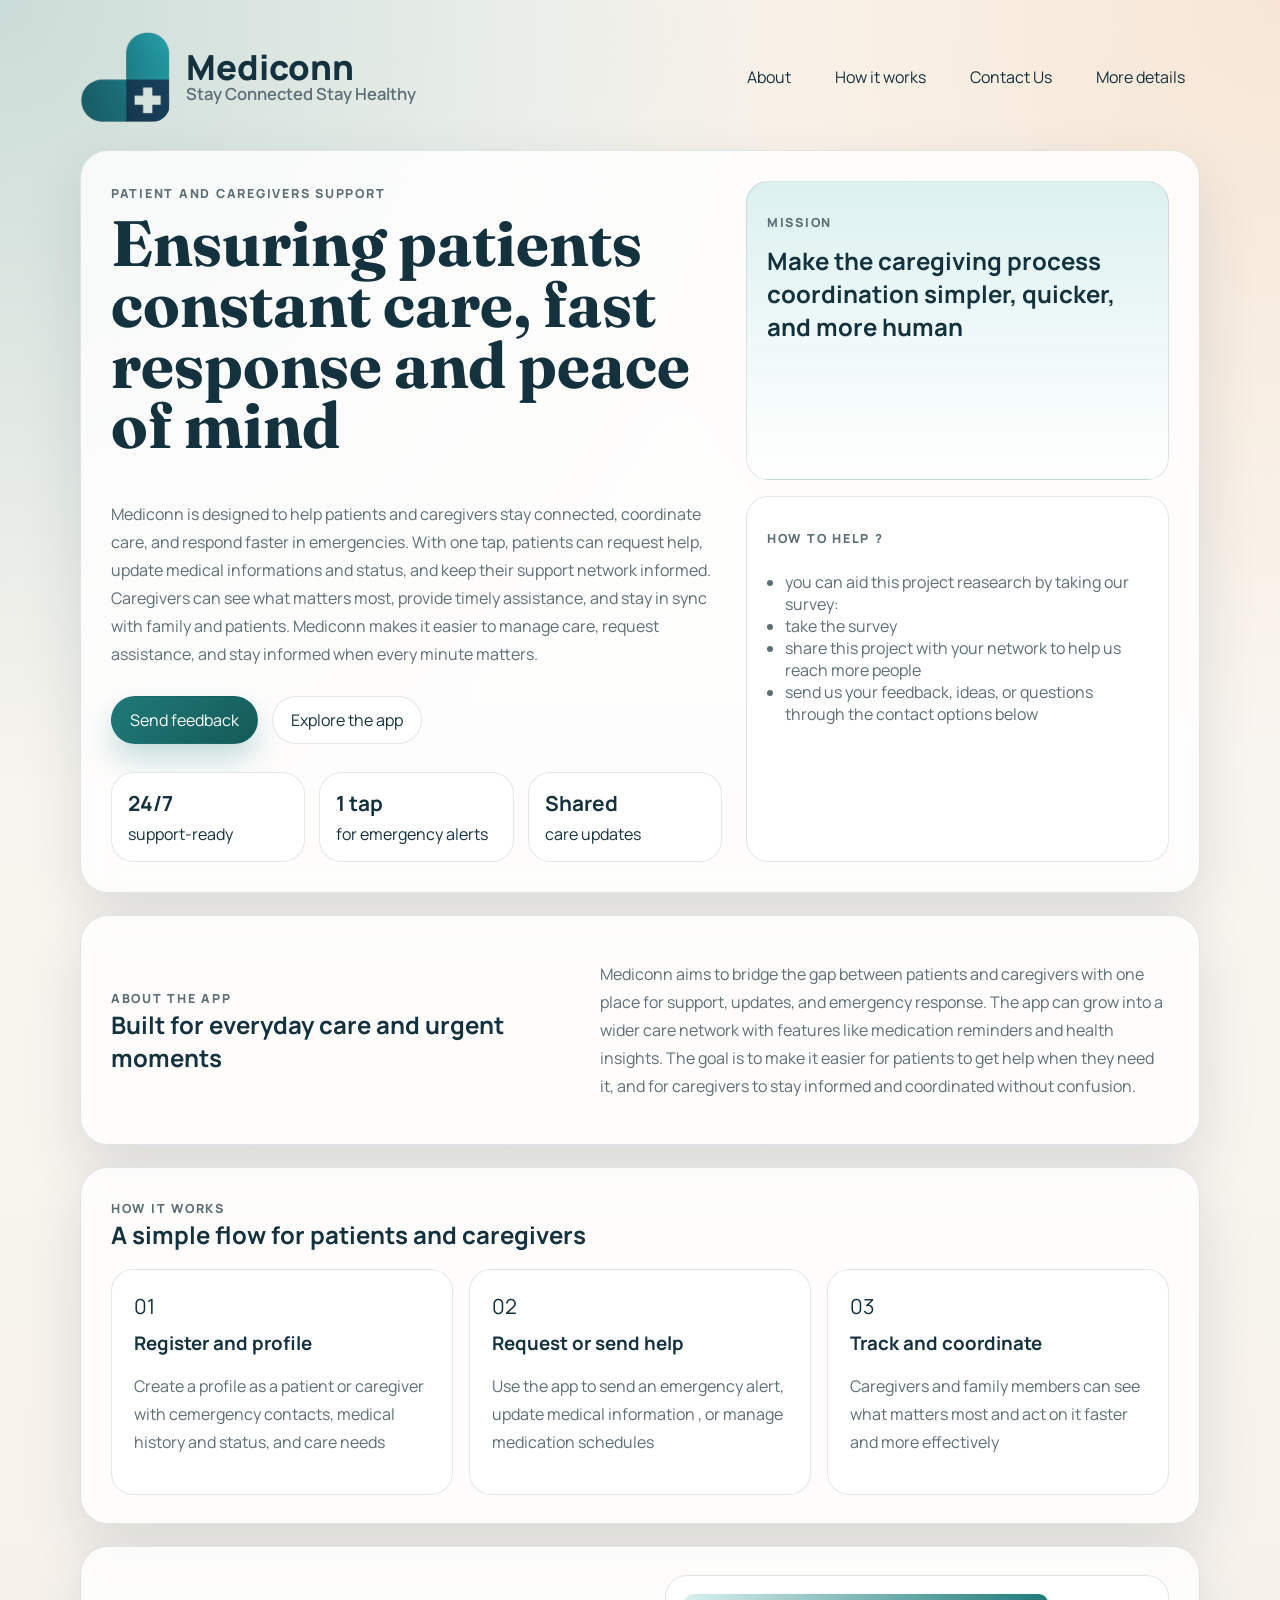
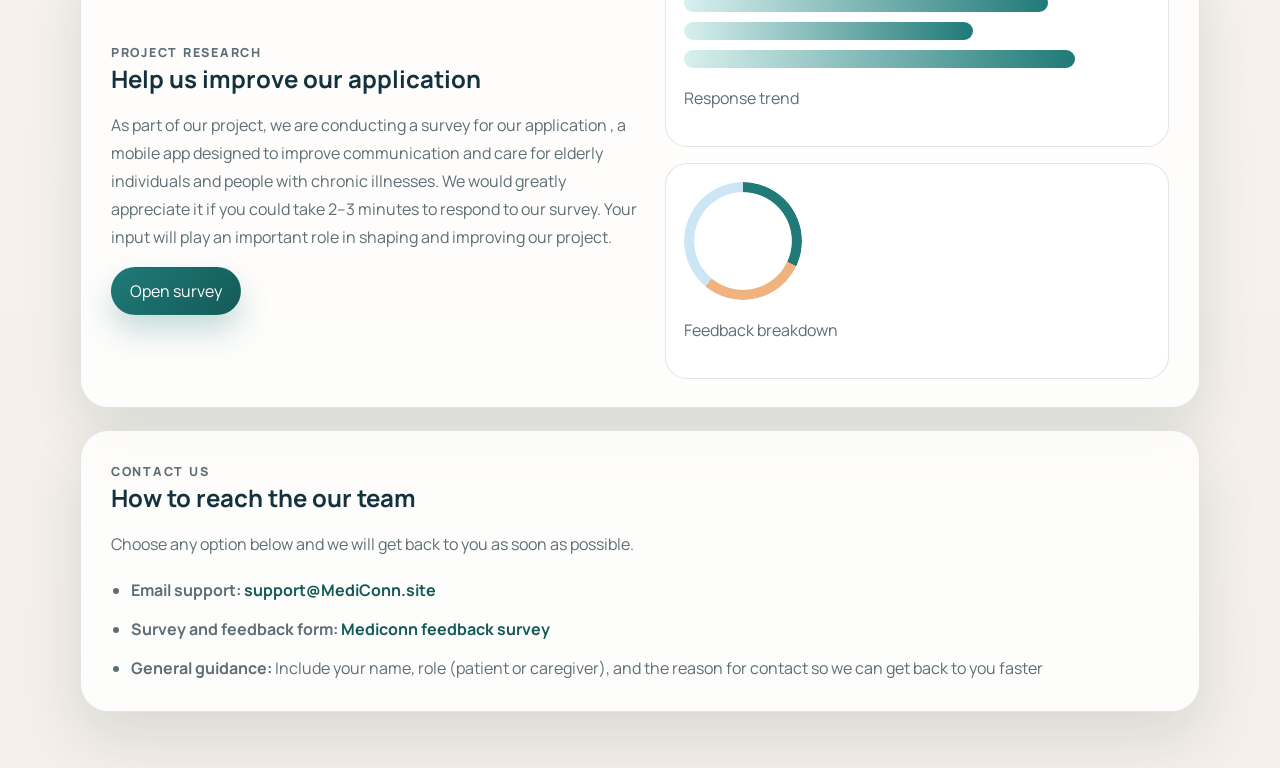
<file: index.html>
<!DOCTYPE html>
<html lang="en">
<head>
  <meta charset="UTF-8" />
  <meta name="viewport" content="width=device-width, initial-scale=1.0" />
  <meta name="description" content="Mediconn connects patients and caregivers for emergency response, daily support, and safer communication." />
  <title> Mediconn </title>
  <link rel="preconnect" href="https://fonts.googleapis.com">
  <link rel="preconnect" href="https://fonts.gstatic.com" crossorigin>
  <link href="https://fonts.googleapis.com/css2?family=Manrope:wght@400;500;600;700;800&family=Fraunces:opsz,wght@9..144,600;9..144,700&display=swap" rel="stylesheet">
  <link rel="stylesheet" href="styles.css" />
</head>
<body>
  <div class="page-shell">
    <header class="site-header">
      <a class="brand" href="index.html" aria-label="Mediconn home">
        <img class="brand-logo" src="logo1.png" alt="Mediconn logo" />
        <span>
          <strong> Mediconn </strong>
          <small> Stay Connected Stay Healthy </small>
        </span>
      </a>

      <nav class="site-nav" aria-label="Primary">
        <a href="#about"> About </a>
        <a href="#how-it-works"> How it works </a>
        <a href="#contact"> Contact Us </a>
        <a href="about.html"> More details </a>
      </nav>
    </header>

    <main>
      <section class="hero card-grid">
        <div class="hero-copy">
          <span class="eyebrow">Patient and caregivers support</span>
          <h1> Ensuring patients constant care, fast response and peace of mind </h1>
          <p>
          </br>
            Mediconn is designed to help patients and caregivers stay connected, coordinate care, and respond faster in emergencies. 
            With one tap, patients can request help, update medical informations and status, and keep their support network informed.
            Caregivers can see what matters most, provide timely assistance, and stay in sync with family and patients. 
            Mediconn makes it easier to manage care, request assistance, and stay informed when every minute matters.
          </p>

          <div class="hero-actions">
            <a class="btn btn-primary" href="#contact">Send feedback</a>
            <a class="btn btn-secondary" href="about.html">Explore the app</a>
          </div>

          <div class="quick-stats" aria-label="Key benefits">
            <div>
              <strong>24/7</strong>
              <span>support-ready</span>
            </div>
            <div>
              <strong>1 tap</strong>
              <span>for emergency alerts</span>
            </div>
            <div>
              <strong>Shared</strong>
              <span>care updates</span>
            </div>
          </div>
        </div>

        <aside class="hero-panel">
          <div class="panel-card accent">
            <p class="panel-label">Mission</p>
            <h2> Make the caregiving process coordination simpler, quicker, and more human </h2>
          </div>
          <div class="panel-card">
            <p class="panel-label"> how to help ?</p>
            <ul class="feature-list">
              <li> you can aid this project reasearch by taking our survey: </li>
              <li><a href="https://forms.office.com/r/YPzCrwXftZ" target="_blank" rel="noreferrer"> take the survey </a></li>
              <li> share this project with your network to help us reach more people </li>
              <li> send us your feedback, ideas, or questions through the contact options below </li>
            </ul>
          </div>
        </aside>
      </section>

      <section id="about" class="content-section split-section">
        <div>
          <span class="section-kicker">About the app</span>
          <h2>Built for everyday care and urgent moments</h2>
        </div>
        <p>
          Mediconn aims to bridge the gap between patients and caregivers with one place for support,
          updates, and emergency response. The app can grow into a wider care network with features like medication reminders and health insights. 
          The goal is to make it easier for patients to get help when they need it, and for caregivers to stay informed and coordinated without confusion. 
        </p>
      </section>

      <section id="how-it-works" class="content-section">
        <div class="section-heading">
          <span class="section-kicker">How it works</span>
          <h2>A simple flow for patients and caregivers</h2>
        </div>

        <div class="steps-grid">
          <article class="step-card">
            <span class="step-number">01</span>
            <h3>Register and profile</h3>
            <p>Create a profile as a patient or caregiver with cemergency contacts, medical history and status, and care needs</p>
          </article>
          <article class="step-card">
            <span class="step-number">02</span>
            <h3>Request or send help</h3>
            <p>Use the app to send an emergency alert, update medical information , or manage medication schedules</p>
          </article>
          <article class="step-card">
            <span class="step-number">03</span>
            <h3>Track and coordinate</h3>
            <p>Caregivers and family members can see what matters most and act on it faster and more effectively</p>
          </article>
        </div>
      </section>

      <section class="content-section split-section survey-section">
        <div>
          <span class="section-kicker"> Project Research </span>
          <h2> Help us improve our application </h2>
          <p>
            As part of our project, we are conducting a survey for our application , a mobile app designed to improve communication and care for elderly individuals and people with chronic illnesses.
            We would greatly appreciate it if you could take 2–3 minutes to respond to our survey. Your input will play an important role in shaping and improving our project.   
          </p>
          <a class="btn btn-primary" href="https://forms.office.com/r/YPzCrwXftZ" target="_blank" rel="noreferrer">Open survey</a>
        </div>

        <div class="graph-stack" aria-label="Graph placeholders">
          <div class="graph-card">
            <div class="graph-bar bar-a"></div>
            <div class="graph-bar bar-b"></div>
            <div class="graph-bar bar-c"></div>
            <p>Response trend</p>
          </div>
          <div class="graph-card">
            <div class="donut"></div>
            <p>Feedback breakdown</p>
          </div>
        </div>
      </section>

      <section id="contact" class="content-section contact-section">
        <div class="section-heading">
          <span class="section-kicker">Contact us</span>
          <h2> How to reach the our team </h2>
          <p class="form-note"> Choose any option below and we will get back to you as soon as possible. </p>
        </div>

        <ul class="reach-list" aria-label="Ways to reach the Mediconn team">
          <li>
            <strong>Email support:</strong>
            <a href="mailto:support@mediconn.site"> support@MediConn.site </a>
          </li>
          <li>
            <strong> Survey and feedback form: </strong>
            <a href="https://forms.office.com/r/qCdupmfSLq" target="_blank" rel="noreferrer">  Mediconn feedback survey </a>
          </li>
          <li>
            <strong> General guidance: </strong>
            Include your name, role (patient or caregiver), and the reason for contact so we can get back to you faster
          </li>
        </ul>
      </section>
    </main>
  </div>

</body>
</html>
</file>
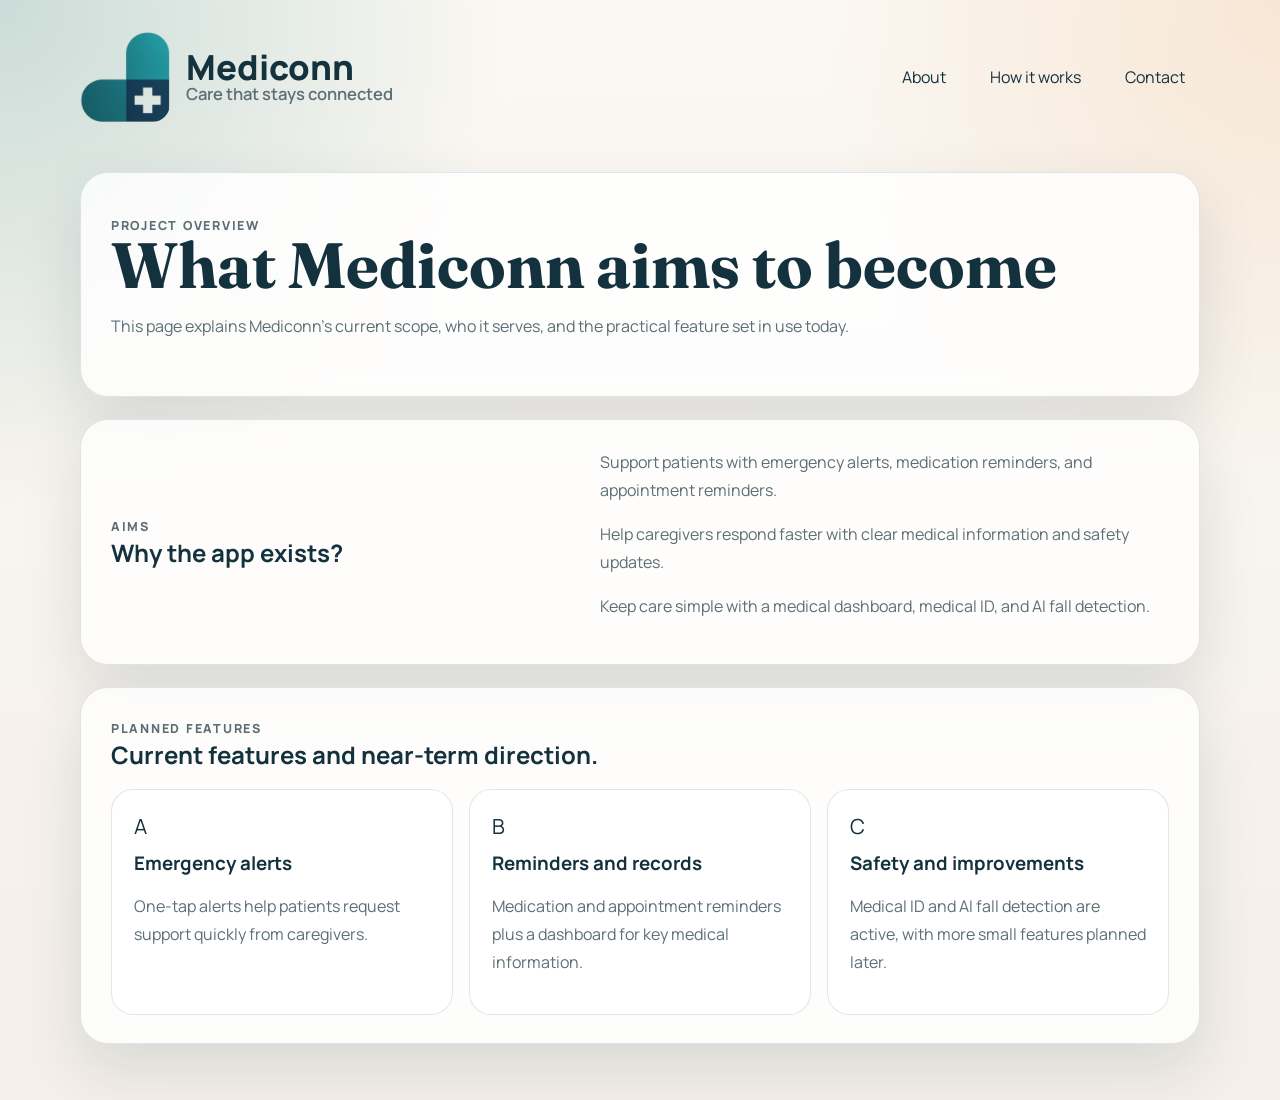
<file: about.html>
<!DOCTYPE html>
<html lang="en">
<head>
  <meta charset="UTF-8" />
  <meta name="viewport" content="width=device-width, initial-scale=1.0" />
  <meta name="description" content="More detail about Mediconn's goals and current features for patients and caregivers." />
  <title>About Mediconn</title>
  <link rel="preconnect" href="https://fonts.googleapis.com">
  <link rel="preconnect" href="https://fonts.gstatic.com" crossorigin>
  <link href="https://fonts.googleapis.com/css2?family=Manrope:wght@400;500;600;700;800&family=Fraunces:opsz,wght@9..144,600;9..144,700&display=swap" rel="stylesheet">
  <link rel="stylesheet" href="styles.css" />
</head>
<body>
  <div class="page-shell">
    <header class="site-header">
      <a class="brand" href="index.html" aria-label="Mediconn home">
        <img class="brand-logo" src="logo1.png" alt="Mediconn logo" />
        <span>
          <strong>Mediconn</strong>
          <small>Care that stays connected</small>
        </span>
      </a>
      <nav class="site-nav" aria-label="Primary">
        <a href="index.html#about"> About</a>
        <a href="index.html#how-it-works"> How it works</a>
        <a href="index.html#contact"> Contact</a>
      </nav>
    </header>

    <main>
      <section class="content-section about-hero">
        <span class="section-kicker">Project overview</span>
        <h1>What Mediconn aims to become</h1>
        <p>
          This page explains Mediconn's current scope, who it serves, and the practical feature set in use today.
        </p>
      </section>

      <section class="content-section split-section">
        <div>
          <span class="section-kicker">Aims</span>
          <h2>Why the app exists?</h2>
        </div>
        <div class="text-stack">
          <p>Support patients with emergency alerts, medication reminders, and appointment reminders.</p>
          <p>Help caregivers respond faster with clear medical information and safety updates.</p>
          <p>Keep care simple with a medical dashboard, medical ID, and AI fall detection.</p>
        </div>
      </section>

      <section class="content-section">
        <div class="section-heading">
          <span class="section-kicker">Planned features</span>
          <h2>Current features and near-term direction.</h2>
        </div>

        <div class="steps-grid">
          <article class="step-card">
            <span class="step-number">A</span>
            <h3>Emergency alerts</h3>
            <p>One-tap alerts help patients request support quickly from caregivers.</p>
          </article>
          <article class="step-card">
            <span class="step-number">B</span>
            <h3>Reminders and records</h3>
            <p>Medication and appointment reminders plus a dashboard for key medical information.</p>
          </article>
          <article class="step-card">
            <span class="step-number">C</span>
            <h3>Safety and improvements</h3>
            <p>Medical ID and AI fall detection are active, with more small features planned later.</p>
          </article>
        </div>
      </section>
    </main>
  </div>
</body>
</html>
</file>
<file: styles.css>
:root {
  --bg: #f4efe8;
  --surface: rgba(255, 255, 255, 0.82);
  --surface-strong: #ffffff;
  --text: #14313e;
  --muted: #5d6e75;
  --accent: #1f7a78;
  --accent-dark: #145a58;
  --accent-soft: #d8f0ee;
  --border: rgba(20, 49, 62, 0.12);
  --shadow: 0 24px 60px rgba(20, 49, 62, 0.12);
}

* {
  box-sizing: border-box;
}

html {
  scroll-behavior: smooth;
}

body {
  margin: 0;
  font-family: "Manrope", sans-serif;
  color: var(--text);
  background:
    radial-gradient(circle at top left, rgba(31, 122, 120, 0.22), transparent 30%),
    radial-gradient(circle at top right, rgba(235, 174, 119, 0.24), transparent 28%),
    linear-gradient(180deg, #fbf8f3 0%, var(--bg) 100%);
}

a {
  color: inherit;
  text-decoration: none;
}

button,
input,
textarea {
  font: inherit;
}

.page-shell {
  width: min(1120px, calc(100% - 32px));
  margin: 0 auto;
  padding: 24px 0 56px;
}

.site-header {
  display: flex;
  justify-content: space-between;
  align-items: center;
  gap: 20px;
  padding: 8px 0 28px;
}

.brand {
  display: inline-flex;
  align-items: center;
  gap: 16px;
}

.brand-logo {
  width: 90px;
  height: auto;
  display: block;
  flex: 0 0 auto;
  border-radius: 18px;
  background: transparent;
  padding: 0;
}

.brand strong,
.brand small {
  display: block;
}

.brand strong {
  font-size: clamp(1.65rem, 2.7vw, 2.25rem);
  line-height: 1;
  font-weight: 800;
}

.brand small {
  font-size: clamp(1rem, 1.3vw, 1.1rem);
  line-height: 1.2;
  font-weight: 600;
}

.brand small,
.section-kicker,
.eyebrow,
.panel-label,
.form-note {
  color: var(--muted);
}

.site-nav {
  display: flex;
  flex-wrap: wrap;
  gap: 14px;
}

.site-nav a {
  padding: 10px 14px;
  border-radius: 999px;
  border: 1px solid transparent;
}

.site-nav a:hover,
.site-nav a:focus-visible {
  background: var(--surface);
  border-color: var(--border);
  outline: none;
}

.card-grid,
.content-section {
  background: var(--surface);
  backdrop-filter: blur(14px);
  border: 1px solid var(--border);
  border-radius: 28px;
  box-shadow: var(--shadow);
}

.hero {
  display: grid;
  grid-template-columns: 1.3fr 0.9fr;
  gap: 24px;
  padding: 30px;
  margin-bottom: 22px;
}

.hero-copy h1,
.about-hero h1 {
  margin: 10px 0 14px;
  font-family: "Fraunces", serif;
  font-size: clamp(2.5rem, 5vw, 5rem);
  line-height: 0.95;
}

.hero-copy p,
.content-section p,
.step-card p {
  color: var(--muted);
  line-height: 1.75;
}

.hero-actions {
  display: flex;
  flex-wrap: wrap;
  gap: 14px;
  margin: 28px 0;
}

.btn {
  display: inline-flex;
  align-items: center;
  justify-content: center;
  min-height: 48px;
  padding: 0 18px;
  border-radius: 999px;
  border: 1px solid transparent;
  transition: transform 160ms ease, box-shadow 160ms ease, background-color 160ms ease;
}

.btn:hover,
.btn:focus-visible {
  transform: translateY(-1px);
  outline: none;
}

.btn-primary {
  background: linear-gradient(135deg, var(--accent), var(--accent-dark));
  color: white;
  box-shadow: 0 16px 30px rgba(31, 122, 120, 0.25);
}

.btn-secondary {
  background: var(--surface-strong);
  border-color: var(--border);
}

.quick-stats {
  display: grid;
  grid-template-columns: repeat(3, minmax(0, 1fr));
  gap: 14px;
}

.quick-stats div,
.panel-card,
.step-card,
.graph-card {
  background: var(--surface-strong);
  border: 1px solid var(--border);
  border-radius: 22px;
}

.quick-stats div {
  padding: 16px;
}

.quick-stats strong,
.step-number {
  display: block;
  font-size: 1.3rem;
  margin-bottom: 6px;
}

.hero-panel {
  display: grid;
  gap: 16px;
}

.panel-card {
  padding: 20px;
}

.panel-card.accent {
  background: linear-gradient(180deg, rgba(216, 240, 238, 0.9), rgba(255, 255, 255, 0.95));
}

.panel-card h2,
.section-heading h2,
.content-section h2,
.about-hero h1 {
  margin: 0;
}

.feature-list {
  margin: 12px 0 0;
  padding-left: 18px;
  color: var(--muted);
}

.content-section {
  padding: 28px 30px;
  margin-top: 22px;
}

.split-section {
  display: grid;
  grid-template-columns: 0.9fr 1.1fr;
  gap: 24px;
  align-items: center;
}

.section-heading {
  max-width: 720px;
  margin-bottom: 18px;
}

.section-kicker,
.eyebrow,
.panel-label {
  display: inline-block;
  text-transform: uppercase;
  letter-spacing: 0.14em;
  font-size: 0.78rem;
  font-weight: 800;
}

.steps-grid {
  display: grid;
  grid-template-columns: repeat(3, minmax(0, 1fr));
  gap: 16px;
}

.step-card {
  padding: 22px;
}

.step-card h3 {
  margin: 10px 0;
}

.survey-section,
.contact-section {
  gap: 24px;
}

.reach-list {
  margin: 0;
  padding-left: 20px;
  color: var(--muted);
  line-height: 1.8;
}

.reach-list li + li {
  margin-top: 10px;
}

.reach-list a {
  color: var(--accent-dark);
  font-weight: 700;
}

.survey-section {
  display: grid;
  grid-template-columns: 1fr 0.95fr;
}

.graph-stack {
  display: grid;
  gap: 16px;
}

.graph-card {
  padding: 18px;
  min-height: 170px;
}

.graph-bar {
  height: 18px;
  margin-bottom: 10px;
  border-radius: 999px;
  background: linear-gradient(90deg, var(--accent-soft), var(--accent));
}

.bar-a { width: 78%; }
.bar-b { width: 62%; }
.bar-c { width: 84%; }

.donut {
  width: 118px;
  aspect-ratio: 1;
  border-radius: 50%;
  margin-bottom: 12px;
  background: conic-gradient(var(--accent) 0 32%, #f0b37f 32% 61%, #cde6f6 61% 100%);
  -webkit-mask: radial-gradient(circle, transparent 58%, #000 59%);
  mask: radial-gradient(circle, transparent 58%, #000 59%);
}

.contact-form {
  display: grid;
  grid-template-columns: repeat(2, minmax(0, 1fr));
  gap: 16px;
}

.contact-form label {
  display: grid;
  gap: 8px;
  font-weight: 700;
}

.contact-form input,
.contact-form textarea {
  width: 100%;
  padding: 14px 16px;
  border-radius: 18px;
  border: 1px solid var(--border);
  background: rgba(255, 255, 255, 0.92);
  color: var(--text);
}

.contact-form input:focus,
.contact-form textarea:focus {
  outline: 2px solid rgba(31, 122, 120, 0.3);
  border-color: transparent;
}

.full-width,
.contact-form button,
.form-note {
  grid-column: 1 / -1;
}

.about-hero {
  padding: 40px 30px;
}

.text-stack p {
  margin-top: 0;
}

@media (max-width: 900px) {
  .hero,
  .split-section,
  .survey-section,
  .steps-grid {
    grid-template-columns: 1fr;
  }

  .site-header {
    flex-direction: column;
    align-items: flex-start;
  }

  .quick-stats {
    grid-template-columns: 1fr;
  }
}

@media (max-width: 640px) {
  .page-shell {
    width: min(100% - 20px, 1120px);
    padding-top: 16px;
  }

  .hero,
  .content-section,
  .about-hero {
    padding: 20px;
  }

  .contact-form {
    grid-template-columns: 1fr;
  }
}
</file>
